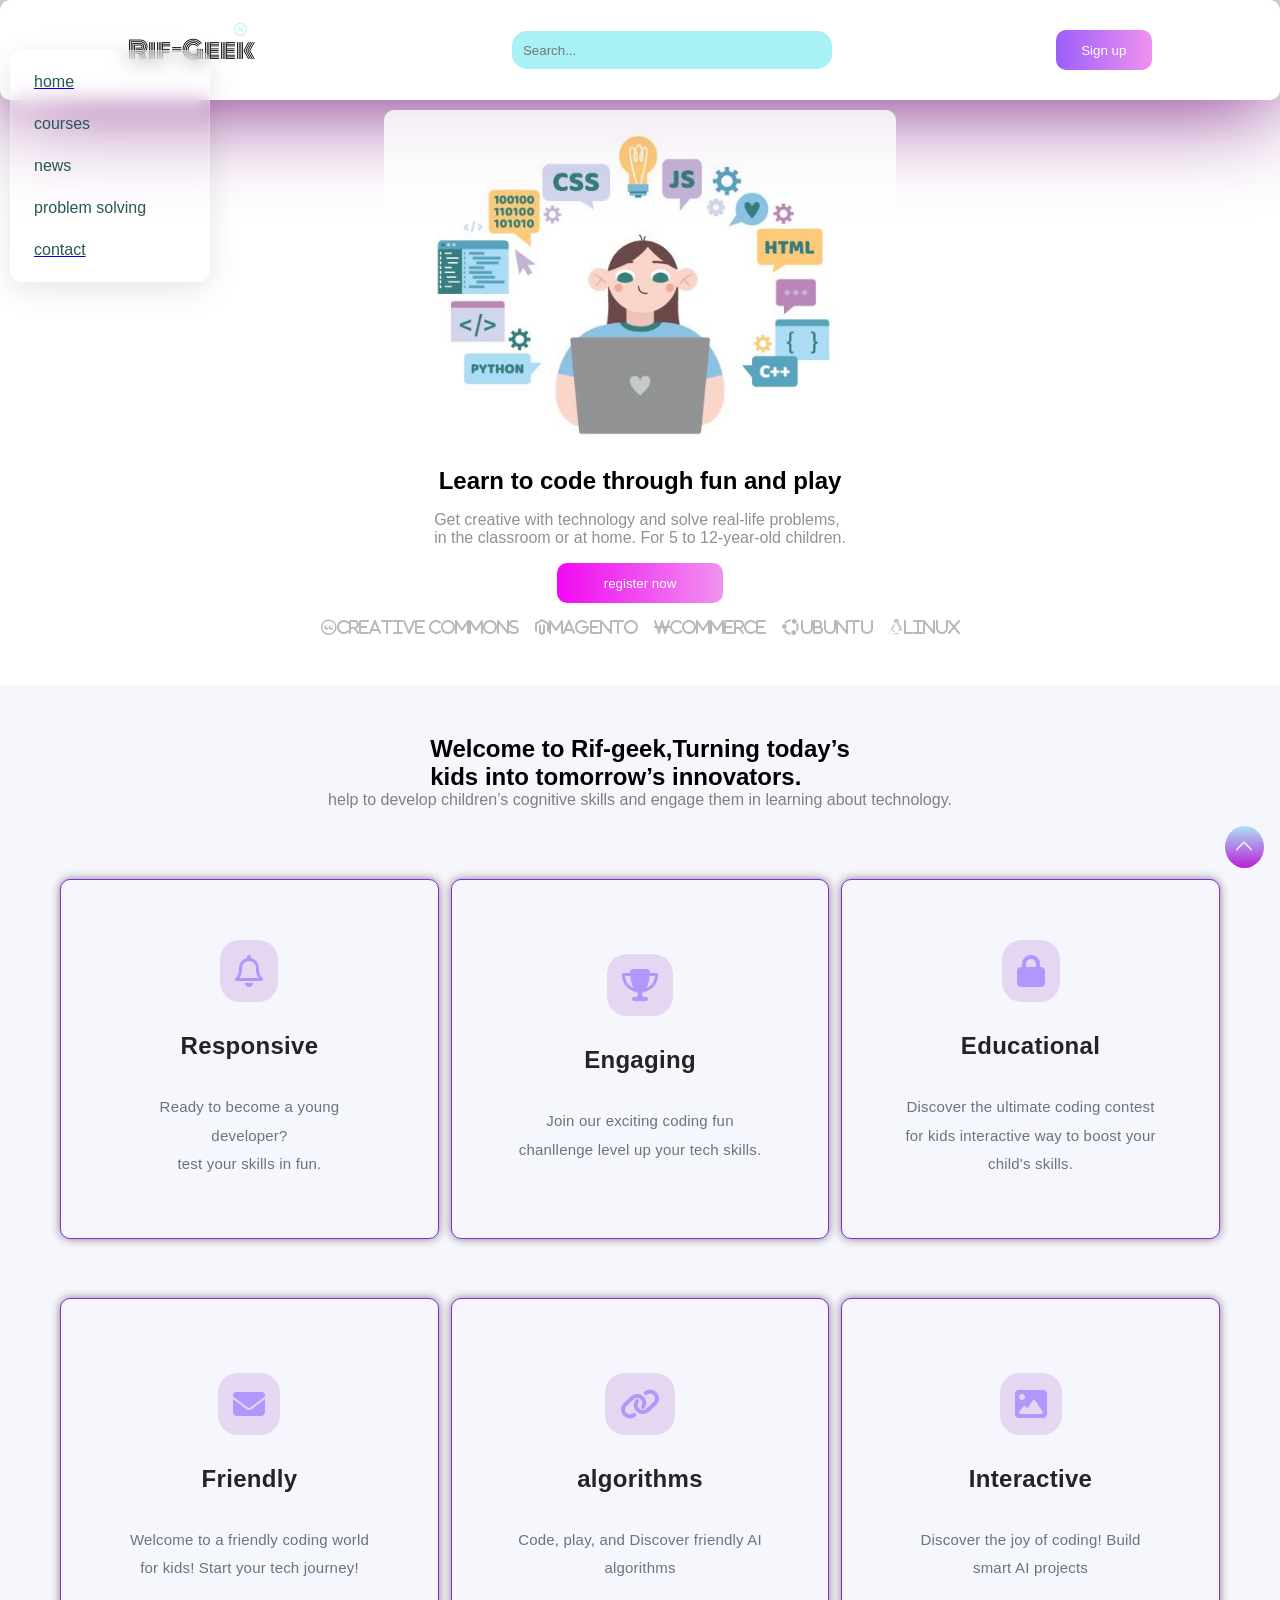
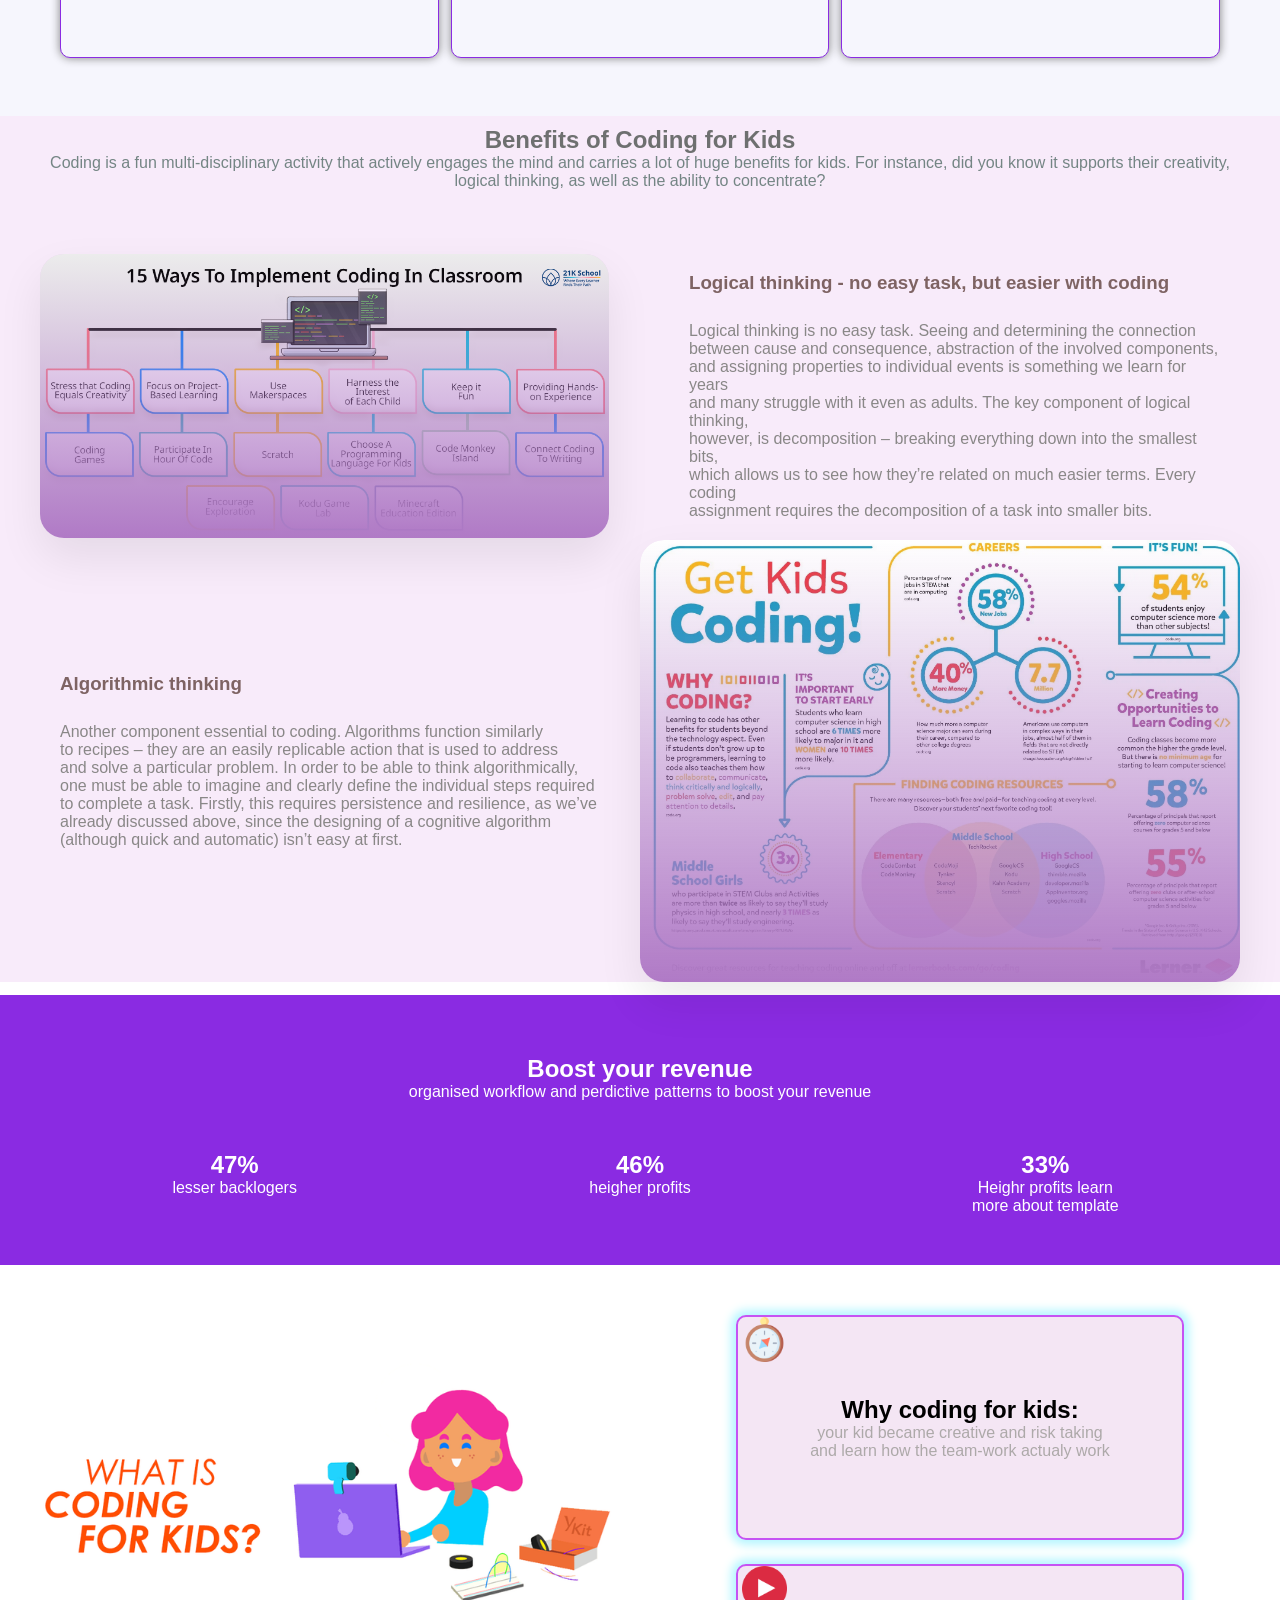
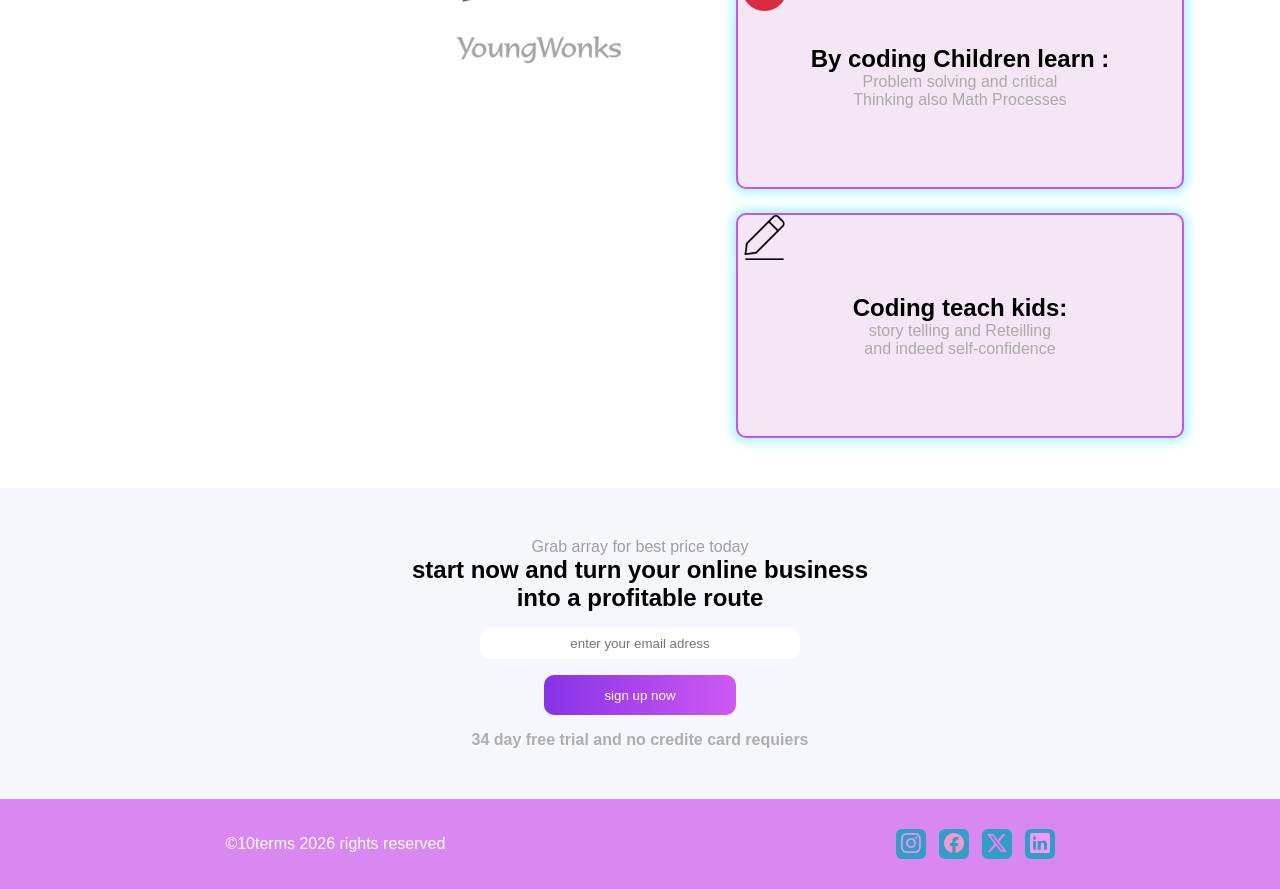
<file: index.html>
<!doctype html>
<html lang="en">
  <head>
    <meta charset="UTF-8" />
    <meta name="viewport" content="width=device-width, initial-scale=1.0" />
    <title>coding-school of Array-Geek</title>
    <link rel="stylesheet" href="css/style.css">
     <link rel="stylesheet" href="https://cdn.jsdelivr.net/npm/bootstrap-icons@1.11.3/font/bootstrap-icons.min.css">
    <link
      rel="stylesheet"
      href="https://cdnjs.cloudflare.com/ajax/libs/font-awesome/6.2.1/css/all.min.css"
    />
<link href="https://fonts.googleapis.com/css2?family=Anton&family=Cantarell&family=Climate+Crisis:YEAR@1979&family=Cossette+Texte:wght@400;700&family=Georama:ital,wght@0,100..900;1,100..900&family=Gravitas+One&family=Monoton&family=Nunito:ital,wght@0,200..1000;1,200..1000&family=Oi&family=Raleway:ital,wght@0,100..900;1,100..900&display=swap" rel="stylesheet">
  </head>
  <body>

   <!-- the header -->
    <header>
      <div class="divhead">
       
        <!-- *this is nav-tag -->
        <nav class="firstnav">
   <button class="hide" id="open">
    <span class="burger-line"></span>
    <span class="burger-line"></span>
    <span class="burger-line"></span>
    </button>
    <button id="close"><i class="bi bi-x-circle" style="color: rgb(166, 248, 221);"></i></button>
    
    
    <div class="container">
        
        <a href="index.html"><p>home</p></a>
        <p>courses</p>
        <p>news</p>
        <p>problem solving</p>
       <a href="contact.html"><p>contact</p></a>
    </div>
           <h1 class="firsth1">Rif-Geek</h1>
          <ul class="ul1">
      <input class="input-search" type="search" placeholder="Search...">
          <button class="input§ul"><a href="contact.html">Sign up</a></button>
          </ul>
        </nav>
      </div>
    </header>
   <main> 
    <!-- ?this is main -->
    
      <!-- this is the section -->
      <section class="contaFirst">
        <div class="box1icon">
          <img 
            src="images/istockphoto-1683114386-612x612.jpg"
            alt=""
          />
        </div>
        <div class="box1icon">
          <h1>Learn to code through fun and play</h1>
          <p>
           Get creative with technology and solve real-life problems, <br> in the classroom or at home. For 5 to 12-year-old children.
          </p>
          <button class="inputsecond"><a href="contact.html"><p>register now</p></a> </button>
        </div>
        <!-- this is the begin of the div of the first icons -->
        <div class="box2icon">
          <h4>
            <i class="fa-brands fa-creative-commons">creative commons</i
            ><i class="fa-brands fa-magento">magento</i><i
              class="fa-solid fa-won-sign"
              >commerce</i
            ><i class="fa-brands fa-ubuntu">ubuntu</i><i
              class="fa-brands fa-linux"
              >Linux</i
            >
          </h4>
        </div>
      </section>
        <!-- !this is an other div -->
       


        <!-- this the container that have conta1 AND 2 -->
        <section class="bigicon">
 <div class="conta">
          <h1>Welcome to Rif-geek,Turning today’s <br>  kids into  tomorrow’s innovators.</h1>
          <p>
            help to develop children’s cognitive skills and engage them in learning about technology.
          </p>
        </div>

   <div class="conta1-flex">
<div class="conta1">
        
       <!-- the first div where the work start -->
        <div class="box1">
          <i class="fa-regular fa-bell class5" style="color: rgb(177, 151, 252)"></i>
          <h3>Responsive</h3>
          <p class="pbox">Ready to become a young developer?   
          <br> test your skills in fun. </p>
        </div>
        <div class="box1">
          <i class="fa-solid fa-trophy class5" style="color: rgb(177, 151, 252)"></i>
          <h3>Engaging</h3>
          <p class="pbox">
           Join our exciting coding fun chanllenge
           level up your tech skills.
          </p>
        </div>
        <div class="box1">
          <i class="fa-solid fa-lock class5" style="color: rgb(177, 151, 252)"></i>
          <h3> Educational</h3>
          <p class="pbox">
            Discover the ultimate coding contest for kids interactive way to boost your  child's skills.
          </p>
        </div>
        <!-- and this is the container of that conta1 -->
      </div>

      <!-- todo and this is the second container -->
       <div class="conta2">
 <div class="box1" >
            <i
              class="fa-solid fa-envelope class5"
              style="color: rgb(177, 151, 252)"
            ></i>
            <h3>Friendly</h3>
            <p class="pbox">
              Welcome to a friendly  coding world for kids!
              Start your tech journey!
            </p>
          </div>
          <div class="box1" >
            <i class="fa-solid fa-link class5" style="color: rgb(177, 151, 252)"></i>
            <h3>algorithms</h3>
            <p class="pbox">
              Code, play, and  Discover friendly AI algorithms
            </p>
          </div>
          <div class="box1" >
            <i class="fa-solid fa-image class5" style="color: rgb(177, 151, 252)"></i>
            <h3>Interactive</h3>
            <p class="pbox">
              Discover the joy of coding! Build smart AI projects 
            </p>
          </div>
        </div>

        <!-- the end of the conta2 -->
       </div>
   </div>       <!-- todo this the container2 of those divs -->

          <!-- this the end of bigicon -->
        </section>
        
          

      
      <section class="contaSecond-analys">
        <div class="div-built">
          <h1>Benefits of Coding for Kids</h1>
          <p>
            Coding is a fun multi-disciplinary activity that actively engages the mind and carries a lot  of huge benefits for kids. For instance, did you know it supports their creativity, logical thinking,  as well as the ability to concentrate?
          </p>
        </div>
        <!--* the upper part -->
        <!-- the div that contains image and the text-->
        <div class="boxone">
     <div class="img-textup">
          <!--todo: ths is an image -->
          <div class="gradient"></div>
          <img class="img-inside-txtup" src="images/15-Ways-To-Implement-Coding-In-Classroom.png" alt="" />
        </div>
 <div class="textup">
          <h3>Logical thinking - no easy task, but easier with coding</h3>
          <p>
            Logical thinking is no easy task. Seeing and determining the connection <br> between cause and consequence, abstraction of the involved components, <br> and assigning properties to individual events is something we learn for years <br> and many struggle with it even as adults. The key component of logical thinking, <br> however, is decomposition –  breaking everything down into the smallest bits, <br> which allows us to see how they’re related on much easier terms. Every coding <br> assignment requires the decomposition of a task into smaller bits. 
          </p>
        </div>
      <!-- the end of the boxone of the image and text -->
        </div>
        
       
         <!--* the second part -->
        <!-- the div that contains text first in the left and the image-->
        <div class="boxone2">
        <div class="textup">
          <h3>Algorithmic thinking </h3>
          <p>
            Another component essential to coding. Algorithms function similarly <br> to recipes –  they are an easily replicable action that is used to address <br> and solve a particular problem. In order to be able to think algorithmically, <br> one must be able to imagine and clearly define the individual steps required <br> to complete a task. Firstly, this requires persistence and resilience, as we’ve <br> already discussed above, since the designing of a cognitive algorithm <br> (although quick and automatic) isn’t easy at first.
          </p>
        </div>
        <div class="img-textup">
          <div class="gradient"></div>
          <img class="img-inside-txtup" src="images/coding.webp" alt="" />
          </div>
        <!-- the end of the boxone of the image and text -->
        </div>
      </section>




      <section class="conta3">

        <div class="div1">
          <h1>Boost your revenue</h1>
          <p>
            organised workflow and perdictive patterns to boost your revenue
          </p>
        </div>
          
        


        <!-- the div that contains the percentage -->
         <div class="percentdiv">
          <div class="percent1">
          <h1>47%</h1>
          <p class="conta3p">lesser backlogers</p>
        </div>
        <div class="percent1">
          <h1>46%</h1>
          <p class="conta3p">heigher profits</p>
        </div>
        <div class="percent1">
          <h1>33%</h1>
          <p class="conta3p">Heighr profits learn <br>more about template</p>
          
        </div>
        <!-- the end of the div percentdiv -->
         </div>
        
      </section>

      <!-- the fourth section conta4 -->
      <section class="conta4">
        <!-- the div of the image -->
        <div class="div-image-conta4">
          <img class="imagelast" src="images/what-is-codin-violet-rose.png" alt="" />
        </div>
        <!-- the div that contains the divs of textandicons -->
        <div class="box4c">
          <div class="textandicons">
          <img src="images/compass.png" alt="" />
          <div class="text-beside-theicon">
            <h2>Why coding for kids:</h2>
          <p> your kid became creative and risk taking </p>
          <p> and learn how the team-work actualy work</p>
        </div>
          <!-- the end of the div textandicons -->
        </div>

        <div class="textandicons">
          <img src="images/play-button.png" alt="" />
           <div class="text-beside-theicon">
            <h2>By coding Children learn :</h2>
          <p> Problem solving and critical </p>
          <p>Thinking also Math Processes</p>
           </div>
          <!-- the end of the divtextandicons -->
        </div>

        <div class="textandicons" >
          <img src="images/pen.png" alt="" />
           <div class="text-beside-theicon">
            <h2>Coding teach kids:</h2>
          <p> story telling and Reteilling </p>
          <p> and indeed self-confidence</p>
           </div>
          
        <!-- the end of that div textandicons -->
        </div>
        <!--? the end of that div that contains the text and the icons -->
        </div>
        

      </section>


<!-- the last section -->
      <section class="conta5">
        <div class="textonly">
          <p>Grab array for best price today</p>
          <h1>start now and turn your online business</h1>
          <h2>into a profitable route</h2>
        </div>
        <div class="inputandtext">
          <input class="btn1"
            type="email"
            virtualkeyboardpolicy="true"
            placeholder="enter your email adress"
          />
          <button class="btn2"><a href="contact.html"><p>sign up now</p></a></button>
          <h4>34 day free trial and no credite card requiers</h4>
        </div>
        <!-- the end of the last section -->
      </section>

    </main>
          <!-- ?ths si the footer -->
    <footer>
      
      <nav class="firstnav2">
     <p class="plast">&copy;10terms 2026 rights reserved</p>
          <div class="nf">
            <div class="iconfollowf2"><a href="https://www.instagram.com/no.failure_chiddi_8/"><i class="bi bi-instagram"></i></a></div>
            <div class="iconfollowf1"><a href="https://www.facebook.com/profile.php?id=61566524240546&locale=fr_FR"><i class="bi bi-facebook"></i></a></div>
                <div class="iconfollowf"><i class="bi bi-twitter-x"></i></div>
                <div class="iconfollowf3"><i class="bi bi-linkedin"></i></div>
            </div>
      </nav>
      <div class="btn-fxd-last"><a href="#"><i class="bi bi-chevron-up"></i></a></div>
    </footer>
    <script src="/js/script.js"></script>
  </body>
</html>
</file>
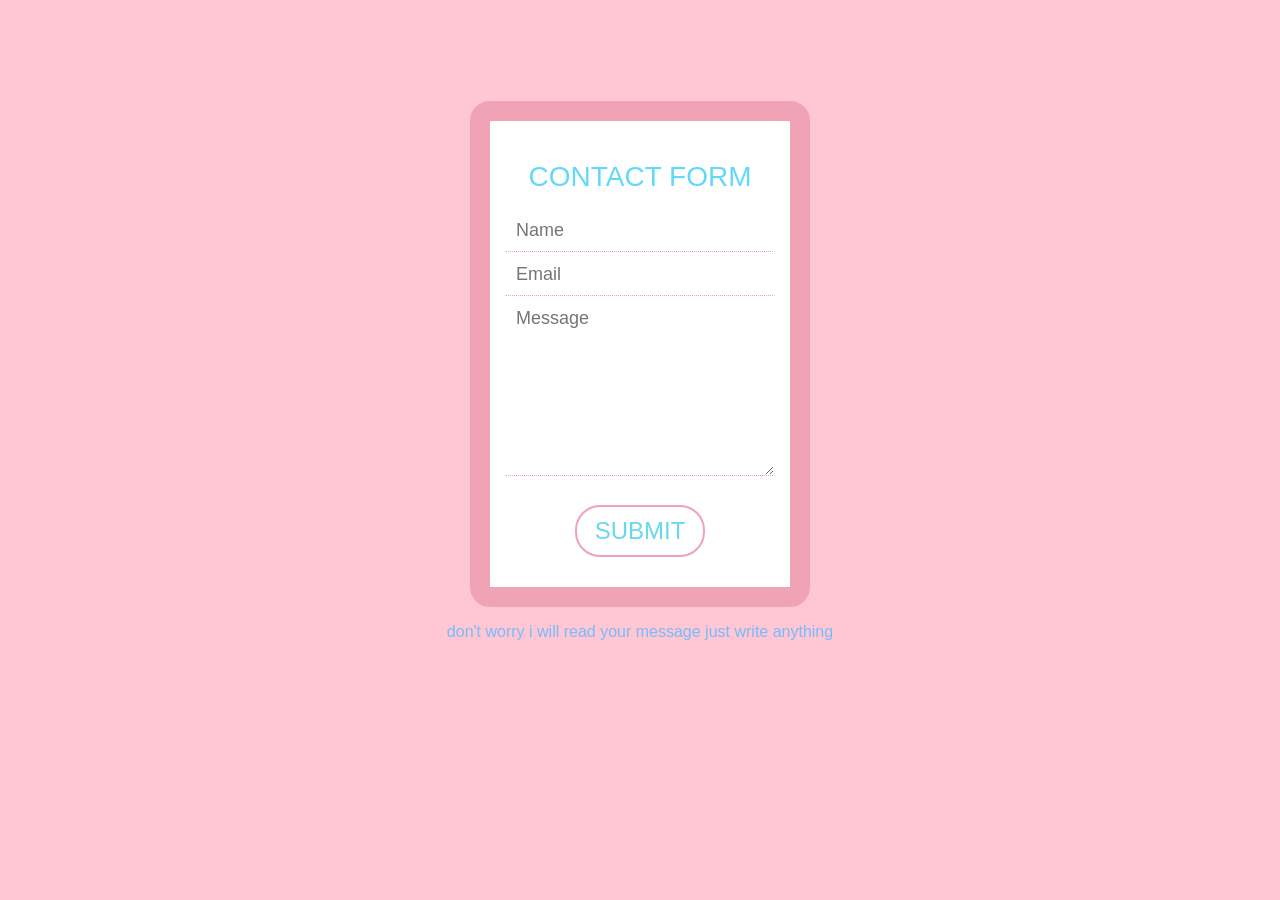
<file: contact.html>
<!DOCTYPE html>
<html lang="en">
<head>
    <meta charset="UTF-8">
    <meta name="viewport" content="width=device-width, initial-scale=1.0">
    <link rel="stylesheet" href="css/contact.css">
    <title>Contact</title>
</head>
<body>
  <div class="page">    
 
    <div class="header"> CONTACT FORM </div>

    <form class="form"> 
      <input name="name" type="text" class="name feedback-input" placeholder="Name"/>
      <input name="email" type="text" class="email feedback-input" placeholder="Email" />
      <textarea name="text" class="message feedback-input" placeholder="Message"></textarea>    
      <input class="submit-button" type="submit" value="SUBMIT">
    </form>

  </div>

  <!-- <p class="name_def definition">A personal name identifies a specific unique and identifiable individual person, and may or may not include a middle name.</p>
  <p class="email_def definition">An email address identifies an email box to which email messages are delivered.</p>
  <p class="message_def definition">A message is a discrete unit of communication intended by the source for consumption by some recipient or group of recipients.</p> -->
<p style="font-family: 'Gill Sans', 'Gill Sans MT', Calibri, 'Trebuchet MS', sans-serif; color: rgb(120, 187, 250);"> don't worry i will read your message just write anything </p>

</body>
</html>
</file>
<file: css/style.css>
*{
    margin: 0;
    padding: 0;
}
.yup{
    display: flex;
    flex-direction: column;
}


/* Card Title */

.box1 h3{

    font-size:1.45rem;
    font-weight:700;
    color:#1f2937;

    margin-top:8px;
    margin-bottom:12px;

    line-height:1.3;

    letter-spacing:.3px;

}

/* Card Text */

.pbox{

    width:100%;
    max-width:260px;

    font-size:15px;
    font-weight:400;

    color:#6b7280;

    line-height:1.9;

    letter-spacing:.2px;

    text-align:center;

    margin:0 auto;

}

/* Better spacing between elements */

.box1{

    display:flex;
    flex-direction:column;

    align-items:center;

    justify-content:center;

    gap:20px;

    padding:40px 30px;

}

.conta1,
.conta2{
    width:100%;
    max-width:1200px;
    margin:0 auto;
    padding:20px;
    display:grid;
    grid-template-columns:repeat(auto-fit,minmax(300px,1fr));
    gap:30px;
}

.box1{
    background:#ffffff;
    border-radius:20px;
    padding:40px 30px;
    min-height:320px;

    display:flex;
    flex-direction:column;
    justify-content:center;
    align-items:center;
    text-align:center;
    gap:20px;

    border:none;

    box-shadow:
        0 10px 30px rgba(0,0,0,.06);

    transition:
        transform .35s ease,
        box-shadow .35s ease;
}

.box1:hover{

    transform:translateY(-10px);

    box-shadow:
        0 20px 45px rgba(124,58,237,.18);

}

.class5{

    /* width:75px;
    height:75px; */

    display:flex;
    justify-content:center;
    align-items:center;

    background:#f5efff;

    border-radius:50%;

    font-size:32px;

  

}

.box1 h3{

    font-size:24px;

    font-weight:600;

    color:#242424;

}

.pbox{

    color:#6b7280;

    /* font-size:16px; */
/* 
    line-height:1.8;

    max-width:260px; */

}
body{
    width: 100%;
    font-family: 'Gill Sans', 'Gill Sans MT', Calibri, 'Trebuchet MS', sans-serif;
}
main{
    width: 100%;
}
header{
    width: 100%;
    border-radius: 10px;
    box-shadow: 0px 0px 100px 0px rgb(111, 9, 117);
}
.input-search{
    background-color: #a8f1f5;
    color: #255856;
    padding: 0.7rem;
    border: none;
    border-radius: 15px;
    width: 50%;
    
}
.input-search:focus{
    color: rgb(225, 5, 225);
    outline: none;
    border: 1px solid violet ;
    box-shadow: 0px 0px 10px 0px gray;
}
footer{
    display: flex;
    flex-direction: row;
    color: #255856;
    width: 100%;
    background-color: #d888f0;
}

.firstnav{
    width: 100%;
    border-radius: 10px;
display: flex;
justify-content: center;
justify-content: space-around;
align-items: center;
padding: 30px 0px 30px 0px;

}
.firstnav2{
    width: 100%;
    border-radius: 10px;
display: flex;
justify-content: center;
justify-content: space-around;
align-items: center;
padding: 30px 0px 30px 0px;

}
.ul1{
    list-style: none;
    display: flex;
    flex-direction: row;
    justify-content: space-between;
    background-color: white;
    align-items: center;
    width: 50%;
}
.firsth1{
    font-family: "Monoton", sans-serif;
    font-weight: 400;
  font-style: normal;
    align-items: center;
    font-weight: 100;
}
.ul1 a{
    text-decoration: none;
    color: black;
}
.input§ul{
    width: 15%;
    color: white;
    transition: transform 0.3s ease, box-shadow 0.3s ease;
    background:linear-gradient(to right ,rgb(156, 94, 250),rgb(240, 146, 240));
    border: none;
    border-radius: 10px;
    padding: 0.5rem;
    transition: transform 0.3s ease, box§shadow 0.3s ease;
}
.input§ul:hover{
    cursor: pointer;
      background-color: rgb(255, 255, 255);
    color: rgb(46, 237, 244);
      transform: translateY(-5px);
       box-shadow: 0 5px 10px rgba(12, 11, 11, 0.2);
    }
    .input§ul:hover p{
        transform: translateY(-7px);
}

.input§ul:hover a{
    color: rgb(108, 195, 249);
}
.input§ul a{
    color: white;
}
/* second spot */
/* the first container in the main */
.contaFirst{
    display: flex;
    flex-direction: column;
    gap: 1rem;
    padding: 10px 0px 50px 0px;
    width: 100%;
}
.inputsecond{
    background:linear-gradient(to right ,rgb(241, 8, 241),rgb(240, 146, 240));
    border: none;
    border-radius: 10px;
    padding: 10px;
    width: 13%;
    transition: transform 0.3s ease , box-shadow 0.3s ease;
}
.inputsecond a p{
    color: white;
}
.inputsecond:hover{
    cursor: pointer;
      background-color: rgb(255, 255, 255);
      color: rgb(46, 237, 244);
      transform: translateY(-5px);
       box-shadow: 0 5px 10px rgba(12, 11, 11, 0.2);
}
button a{
    text-decoration: none;
}
.inputsecond:hover p{
    color: aqua;
     transform: translateY(-7px);
}
.box1icon{
    gap: 1rem;
    width: 100%;
    display: flex;
    flex-direction: column;
    align-items: center;
    justify-content: center;
}
.box1icon p{
    color: rgb(146, 145, 145);
}
.box1icon img{
    width: 40%;
    opacity: 0.8;
    border-radius: 10px;
}

.box2icon{
    font-weight: 100;
    color: rgb(188, 182, 182);
    display: flex;
    justify-content: center;
}
.box2icon h4{
    display: flex;
    gap: 1rem;
}

/* the big-icon section */
.bigicon{
    background-color: rgb(246, 246, 253);
    
}
.conta{
    padding: 50px 0px 50px 0px;
    width: 100%;
    display: flex;
    flex-direction: column;
  justify-content: center;
  align-items: center;
}
.conta p{
    color: gray;
}
 .conta1-flex{
    padding-bottom: 3%;
 }
.conta1{
    gap: 1%;
    width: 100%;
    flex-direction: row;
    display: flex;
    align-items: center;
    justify-content: center;
}
.conta2{
    padding-top: 3%;
    justify-content: center;
    gap: 1%;
    width: 100%;
    display: flex;
    flex-direction: row;
    background-color: rgb(246, 246, 253);
}
.box1{
    box-shadow: 0px 0px 10px 0px gray ;
    border: 1px solid blueviolet;
    width: 60%;
    border-radius: 10px;
    background-color: rgb(246, 246, 253);
    height: 40vh;
    display: flex;
    flex-direction: column;
    align-items: center;
    justify-content: center;
    transition: transform 0.3s ease, box-shadow 0.3s ease;
}
.box1:hover{
    cursor: pointer;
  background-color: rgb(232, 247, 251);
  color: rgb(6, 188, 248);
  transform: translateY(-5px);
  box-shadow: 0 4px 10px rgba(0, 0, 0, 0.2);
}
.pbox{
    
    display: flex;
    flex-direction: row;
    align-items: center;
    justify-content: center;
    text-align: center;
}
.class5{
    background-color: rgb(228, 215, 241);
    border-radius: 20px;
    padding: 15px;
}

/* the upper part of the image and text */
.contaSecond-analys{
      background-color: rgb(248, 235, 250);
      width:100%;
  margin-bottom: 1%;
    padding:0 40px;
    display: flex;
    flex-direction: column;
    align-items: center;
}
.div-built{
    background-color: rgb(248, 235, 250);
    color: #6e7070;
    padding: 10px 0px 50px 0px;
    width: 100%;
    text-align: center;
}

.div-built p{
    color: #748584;
}

.boxone2{
    background-color:rgb(248, 235, 250);
   width: 100%;
   display: flex;
    flex-direction: row;
}
.boxone{  gap: 5%;
      background-color: rgb(248, 235, 250);
    width: 100%;
    display: flex;
    flex-direction: row;
    align-items:center;
margin-top: 1%;
}
.img-textup{

    width:50%;
background-color: rgb(238, 209, 243);
    overflow:hidden;
    border-radius:24px;
    position:relative;
    box-shadow:
        0 20px 45px rgba(0,0,0,.08);

}
.img-inside-txtup{
    width:100%;
    display:block;
    transition:transform .5s ease;
}
 .img-textup:hover img{
    transform:scale(1.08);

}
.gradient{
    border-radius: 10px;
    height: 100%;
    width: 100%;
    position: absolute;
    top: 0%;
    left: 0%;
    opacity: 1;
background:linear-gradient(to bottom, transparent ,rgb(176, 122, 198)) ;
 transition: transform 0.5s ease-in-out;
 z-index: 1000;
 
}
.textup{
    width: 50%;
   background-color: rgb(248, 235, 250);
    display: flex;
    justify-content: center;
    flex-direction: column;

    font-family: 'Gill Sans', 'Gill Sans MT', Calibri, 'Trebuchet MS', sans-serif;
   
    align-items:flex-start;

    gap:28px;

    padding:20px; 
}

.textup p{
    color: rgb(137, 135, 135);
    font-family: 'Gill Sans', 'Gill Sans MT', Calibri, 'Trebuchet MS', sans-serif;
}
.textup h3{
    color: rgb(126, 99, 99);
 font-family: 'Gill Sans', 'Gill Sans MT', Calibri, 'Trebuchet MS', sans-serif;
}

/* the third container section */
.conta3{
    
    padding: 10px 0px 50px 0px;
    width: 100%;
    display: flex;
    flex-direction: column;
    justify-content: center;
    align-items: center;
    background-color: blueviolet;
    color: white;
}

.div1{
    padding: 50px 0px 50px 0px;
    width: 90%;
    display: flex;
justify-content: center;
align-items: center;
flex-direction: column;
}

.percentdiv{
    width: 90%;
    gap: 5vw;
    display: flex;
    flex-direction: row;
    justify-content: center;
    
}
.percent1{
    width: 30%;
    display: flex;
    flex-direction: column;
    align-items: center;
}

.percent1 .conta3p{
  display: flex;
  flex-direction: row;
  justify-content: center;
  text-align: center;
}

/* fourth container */
.conta4{
    padding: 50px 0px 50px 0px;
    display: flex;
    flex-direction: row;
    justify-content: center;
    width: 100%;
}
.box4c{
    text-align: center;
    display: flex;
    flex-direction: column;
    align-items: center;
    width: 50%;
    gap: 1.5rem;
}
.imagelast{
    width: 100%;
}

.textandicons{
    background-color: rgb(244, 230, 244);
    position: relative;
    height: 25vh;
    display: flex;
    flex-direction: row;
    justify-content: center;
    font-family: 'Gill Sans', 'Gill Sans MT', Calibri, 'Trebuchet MS', sans-serif;
    width: 40%;  
     align-items: center;
        width: 70%;
        border: 2px solid rgb(198, 83, 243) ;
        border-radius: 10px;
        box-shadow: 0px 0px 10px 5px rgb(182, 246, 255);
            transition: transform 0.3s ease, box-shadow 0.3s ease;
}
.textandicons:hover{
    cursor: pointer;
  background-color: rgb(232, 247, 251);
  color: rgb(6, 188, 248);
  transform: translateY(-5px);
  box-shadow: 0 4px 10px rgba(0, 0, 0, 0.2);
}
.textandicons img{
    width: 10%;
}
.text-beside-theicon{
width: 70%;
}
.textandicons img{position: absolute;
    top: 0%;
    bottom: 0%;
    left: 1%;


}
.textandicons p{color: rgb(173, 169, 169);
}
.div-image-conta4{
    width: 50%;
 
}

/* the last container */
.conta5{
    padding: 50px 0px 50px 0px;
    gap: 1rem;
    display: flex;
    flex-direction: column;
    align-items: center;
    justify-content: center;
    background-color: rgb(246, 246, 253);
}
.textonly{
    display: flex;
    justify-content: center;
    align-items: center;
    flex-direction: column;
    font-family: 'Gill Sans', 'Gill Sans MT', Calibri, 'Trebuchet MS', sans-serif;
}
.inputandtext{
    width: 50%;
    gap: 1rem;
}
.textonly p{
    font-weight: 100;
    color: rgb(160, 158, 158);
}
.inputandtext .btn1{
    display: flex;
    text-align: center;
 
}
.btn1{
    border: none;
    width: 50%;
    border-radius: 10px;
    padding: 0.5rem;
    border: radius 10px; ;
}
.btn2{
    border-radius: 10px;
    padding: 10px;
    transition: transform 0.3s ease, box-shadow 0.3s ease;
}
.btn2 a p{
    color: white;
}
.btn2:hover{
    cursor: pointer;
  background-color: white;
  color: rgb(6, 188, 248);
  transform: translateY(-5px);
  box-shadow: 0 4px 10px rgba(0, 0, 0, 0.2);
}
.btn2:hover a p{
    color: rgb(107, 226, 247);
}
.btn2:hover p{
    transform: translateY(-7px);
}
.inputandtext .btn2{
    display: flex;
    text-align: center;
    width: 30%;
    color: white;
    border: none;
    background: linear-gradient( to right,rgb(135, 51, 231),rgb(206, 89, 242));
    
}
.inputandtext{
    display: flex;
    flex-direction: column;
    align-items: center;
    font-family: 'Gill Sans', 'Gill Sans MT', Calibri, 'Trebuchet MS', sans-serif;
}
.inputandtext h4{
    color: rgb(174, 174, 174);
}
.plast{
   
    
}
.lasth1{
    font-weight: 300;
}

/* the navbar */
* {
    margin: 0;
    padding: 0;
    box-sizing: border-box; 
}

.container {
    width: 200px; 
    position: absolute; 
    top: 50px;
    left: 10px;
    
    background-color: rgba(255, 255, 255, 0.15); 
    backdrop-filter: blur(10px); 
    -webkit-backdrop-filter: blur(10px);
    
    border: 1px solid rgba(255, 255, 255, 0.2);
    border-radius: 12px;
    padding: 10px 0;
    box-shadow: 0 8px 32px rgba(0, 0, 0, 0.1);
    
   
    opacity: 1;
    visibility: visible;
    transform: translateY(0);
    transition: all 0.4s ease;
}


.container.hide {
    opacity: 0;
    visibility: hidden;
    transform: translateY(-10px);
}


.container p {
    padding: 12px 20px;
    color: #255856; 
    font-family: sans-serif;
    font-weight: 500;
    transition: all 0.3s ease;
    border-left: 3px solid transparent; 
}

.container p:hover {
    background-color: rgba(162, 75, 243, 0.2); 
    color: rgb(162, 75, 243);
    border-left: 3px solid rgb(162, 75, 243);
    padding-left: 25px;
    cursor: pointer;
}

button {
    border: none;
    width: 40px;
    height: 40px;
    cursor: pointer;
    z-index: 100;
    background-color: transparent;
    display: flex;
    flex-direction: column;
    justify-content: center;
    gap: 5px;
    align-items: center;
}


button.hide {
    display: none;
}

#close {
    position: absolute;
    left: 220px; 
    top: 10px;
}

.burger-line {
  display: block;
  width: 25px;
  height: 3px;
  background-color: rgb(94, 225, 227);
  border-radius: 2px;
}


footer {
    display: flex;
    flex-direction: row;
    justify-content: space-around;
    /* gap: 35vw; */
    color: white;
    font-family: 'Gill Sans', 'Gill Sans MT', Calibri, 'Trebuchet MS', sans-serif;
}

.nf {
    display: flex;
    flex-direction: row;
    gap: 1vw;
    align-items: center;
}

/* ?first one*/
.iconfollowf {
    display: flex;
    align-items: center;
    border-radius: 20%;
    padding: 1.4vh;
    background-color: rgb(46, 159, 197);
    border: none;
}
.iconfollowf:hover{
    background-color: violet;
    box-shadow: 0px 0px 20px 0px lightcyan;
}
.iconfollowf:hover i{
  color: #3ab0d4;
}
.iconfollowf i {
    color: rgb(91, 127, 5);
}

.linegreen1 {
    position: relative;
    top: 2px;
    height: 0.5vh;
    background-color: rgb(110, 155, 7);
}

/* ?second one */
.iconfollowf1 {
    display: flex;
    align-items: center;
    border-radius: 20%;
    padding: 1.4vh;
    background-color: rgb(46, 159, 197);
    border: none;
}

.iconfollowf1 i {
    color: rgb(101, 7, 155);
}
.iconfollowf1:hover{
    background-color: violet;
    box-shadow: 0px 0px 20px 0px lightcyan;
}
.iconfollowf1:hover i{
  color: #3ab0d4;
}

.linegreen1 {
    position: relative;
    bottom: 1vh;
    height: 0.5vh;
    background-color: rgb(110, 155, 7);
    width: 2vw;
}

/* ?third one */
.iconfollowf2 {
    display: flex;
    align-items: center;
    border-radius: 20%;
    padding: 1.4vh;
    background-color: rgb(46, 159, 197);
    border: none;
}

.iconfollowf2 i {
    color: rgb(125, 12, 195);
}
.iconfollowf2:hover{
    background-color: violet;
    box-shadow: 0px 0px 20px 0px lightcyan;
}
.iconfollowf2:hover i{
  color: #3ab0d4;
}
/* ?fourth one */
.iconfollowf3 {
    display: flex;
    align-items: center;
    border-radius: 20%;
    padding: 1.4vh;
    background-color: rgb(46, 159, 197);
    border: none;
}

.iconfollowf i {
    color: rgb(110, 155, 7);
}
.iconfollowf3:hover{
    background-color: violet;
    box-shadow: 0px 0px 20px 0px lightcyan;
}
.iconfollowf3:hover i{
  color: #3ab0d4;
}

.linegreen1 {
    position: relative;
    bottom: 1vh;
    height: 0.5vh;
    background-color: rgb(110, 155, 7);
    width: 2vw;
}


.iconfollowf {
    position: relative;
    display: inline-flex;
    justify-content: center;
    align-items: center;
    width: 30px;
    
    height: 30px;
    cursor: pointer;
}

.iconfollowf i {
    font-size: 20px;
    color: #f37af1;

    transition: all 0.3s ease;
}


.iconfollowf::after {
    content: "Twitter-X";
  
    position: absolute;
    bottom: 130%;
    
    left: 50%;
    transform: translateX(-50%);
    background-color: #84e7f9;
    color: #fff;
    padding: 8px 12px;
    border-radius: 8px;
    font-size: 14px;
    white-space: nowrap;
    opacity: 0;
    
    visibility: hidden;
    transition: opacity 0.3s ease;
}


.iconfollowf::before {
    content: "";
    position: absolute;
    bottom: 86%;
    left: 50%;
    transform: translateX(-50%);
    border: 8px solid transparent;
    border-top-color: #7df4ee;
    
    opacity: 0;
    visibility: hidden;
    transition: opacity 0.3s ease;
}


.iconfollowf:hover::after,
.iconfollowf:hover::before {
    opacity: 1;
    visibility: visible;
}

/* ?the second one */
.iconfollowf1 {
    position: relative;
    display: inline-flex;
    justify-content: center;
    align-items: center;
    width: 30px;
    
    height: 30px;
    cursor: pointer;
}

.iconfollowf1 i {
    font-size: 20px;
    color: #f088f1;
    
    transition: all 0.3s ease;
}




.iconfollowf3::after {
    content: "Linkedn";
  
    position: absolute;
    bottom: 134%;
  
    left: 50%;
    transform: translateX(-50%);
    background-color: #8ae5f7;
    color: #fff;
    padding: 8px 12px;
    border-radius: 8px;
    font-size: 14px;
    white-space: nowrap;
    opacity: 0;
    
    visibility: hidden;
    transition: opacity 0.3s ease;
}


.iconfollowf3::before {
    content: "";
    position: absolute;
    bottom: 86%;
    left: 50%;
    transform: translateX(-50%);
    border: 8px solid transparent;
    border-top-color: #88e5fe;
    
    opacity: 0;
    visibility: hidden;
    transition: opacity 0.3s ease;
}


.iconfollowf3:hover::after,
.iconfollowf3:hover::before {
    opacity: 1;
    visibility: visible;
}



/* ? second one facbook */
.iconfollowf1 {
    position: relative;
    display: inline-flex;
    justify-content: center;
    align-items: center;
    width: 30px;
    
    height: 30px;
    cursor: pointer;
}

.iconfollowf1 i {
    font-size: 20px;
    color: #f795d1;

    transition: all 0.3s ease;
}


.iconfollowf1::after {
    content: "Facebook";
    
    position: absolute;
    bottom: 130%;

    left: 50%;
    transform: translateX(-50%);
    background-color: #66edf7;
    color: #fff;
    padding: 8px 12px;
    border-radius: 8px;
    font-size: 14px;
    white-space: nowrap;
    opacity: 0;

    visibility: hidden;
    transition: opacity 0.3s ease;
}

.iconfollowf1::before {
    content: "";
    position: absolute;
    bottom: 83%;
    left: 50%;
    transform: translateX(-50%);
    border: 8px solid transparent;
    border-top-color: #73daf9;

    opacity: 0;
    visibility: hidden;
    transition: opacity 0.3s ease;
}

.iconfollowf1:hover::after,
.iconfollowf1:hover::before {
    opacity: 1;
    visibility: visible;
}


/* ?the third one insta */
.iconfollowf2 {
    position: relative;
    display: inline-flex;
    justify-content: center;
    align-items: center;
    width: 30px;
    
    height: 30px;
    cursor: pointer;
}

.iconfollowf2 i {
    font-size: 20px;
    color: #f08bf0;

    transition: all 0.3s ease;
}




.iconfollowf2::after {
    content: "Instagram";
    
    position: absolute;
    bottom: 130%;
    
    left: 50%;
    transform: translateX(-50%);
    background-color: #85e0fe;
    color: #fff;
    padding: 8px 12px;
    border-radius: 8px;
    font-size: 14px;
    white-space: nowrap;
    opacity: 0;

    visibility: hidden;
    transition: opacity 0.3s ease;
}


.iconfollowf2::before {
    content: "";
    position: absolute;
    bottom: 83%;
    left: 50%;
    transform: translateX(-50%);
    border: 8px solid transparent;
    border-top-color: #78ecf4;

    opacity: 0;
    visibility: hidden;
    transition: opacity 0.3s ease;
}

.iconfollowf2:hover::after,
.iconfollowf2:hover::before {
    opacity: 1;
    visibility: visible;
}



/* ? the fourth one linkden */
.iconfollowf3 {
    position: relative;
    display: inline-flex;
    justify-content: center;
    align-items: center;
    width: 30px;

    height: 30px;
    cursor: pointer;

}

.iconfollowf3 i {
    font-size: 20px;
    color: #f796f4;
    
    transition: all 0.3s ease;
}

.iconfollowf3::after {
    content: "Linkedn";
    
    position: absolute;
    bottom: 130%;
    
    left: 50%;
    transform: translateX(-50%);
    background-color: #86ebfc;
    color: #fff;
    padding: 8px 12px;
    border-radius: 8px;
    font-size: 14px;
    white-space: nowrap;
    opacity: 0;
    
    visibility: hidden;
    transition: opacity 0.3s ease;
}


.iconfollowf3::before {
    content: "";
    position: absolute;
    bottom: 83%;
    left: 50%;
    transform: translateX(-50%);
    border: 8px solid transparent;
    border-top-color: #87e4fe;
  
    opacity: 0;
    visibility: hidden;
    transition: opacity 0.3s ease;
}


.iconfollowf3:hover::after,
.iconfollowf3:hover::before {
    opacity: 1;
    visibility: visible;
}

.btn-fxd-last{
    background: linear-gradient(to bottom,rgb(172, 226, 244),rgb(184, 32, 215));
    background-color: rgb(135, 250, 250);
    color: white;
    padding: 0.6rem;
    font-size: 20px;
    border-radius: 50%;
    position: fixed;
    bottom: 0;
    right: 0;
    margin-bottom: 2rem;
    margin-right: 1rem;
    transition: transform 0.3s ease, box-shadow 0.3s ease;
}
.btn-fxd-last:hover{
     transform: translateY(-7px);
    }
.btn-fxd-last a{
    text-decoration: none;
    color: white;
}
html{
    scroll-behavior: smooth;
}
@media (min-width: 320px) and (max-width: 426px){
    body{
        width: 100%;
    }
    main{
        width: 100%;
    }
    header{
        width: 100%;
    }

    header div{
         width: 100%;
    }
    .firstnav{
        gap: 1rem;
        width: 100%;
        flex-direction: column;
    }
    #open{
        position: relative;
        right: 30%;
    }
    .firstnav2{
        gap: 1rem;
        width: 100%;
        flex-direction: column;
    }
    .input§ul{
        width: 30%;
    }
    .ul1{
        width: 90%;
    }
    .input-search{
        width: 60%;
    }
    .box2icon h4{
        text-align: center;
        display: flex;
        flex-direction: column;
    }
    .box1icon{
        display: flex;
        text-align: center;
        width: 100%;
    }
    .box1icon img{
        width: 60%;
    }
    .inputsecond{
        width: 30%;
    }
  
    .conta{
        text-align: center;
    }
    .conta1{
        padding-top: 3%;
        gap: 1rem;
        align-items: center;
        flex-direction: column;
    }
    .box1{
        width: 80%;
    }
    .conta2{
        padding-bottom: 14%;
        padding-top: 14%;
        gap: 1rem;
        align-items: center;
        flex-direction: column;
    }
    .boxone{width: 100%;
        flex-direction: column;
        align-items: center;
    }
    .boxone2{width: 100%;
        flex-direction: column;
        align-items: center;
    }
    .img-textup{
        width: 100%;
    }
    .textup{
        width: 100%;
    }
    .div1{
        text-align: center;
    }
    .conta4{
        flex-direction: column;
        align-items: center;
       
    }
    .box4c{
        width: 90%;
           gap: 5rem;
    }
    .textandicons{
        height: 30vh;
        align-items: center;
        width: 90%;
        border: 1px solid lightblue ;
        border-radius: 10px;
    }

    .textonly{
        text-align: center;
        gap: 1rem;
    }
    .inputandtext{
        width: 90%;
        text-align: center;
    }
    .btn1{
        width: 100%;
    }
    .btn2{
        width: 100%;
    }
    .btn2 a{
        width: 100%;
    }
    .btn2 a p{
        width: 100%;
    }
 
}
@media (min-width: 426px) and (max-width: 769px){
    body{
        width: 100%;
    }
    main{
        width: 100%;
    }
    header{
        width: 100%;
    }

    header div{
         width: 100%;
    }
      #open{
        position: relative;
        right:40%;
    }
    .firstnav{
        gap: 1rem;
        width: 100%;
        flex-direction: column;
    }
    .input§ul{
        width: 30%;
    }
    .ul1{
        width: 90%;
    }
    .input-search{
        width: 60%;
    }
    .box2icon h4{
        text-align: center;
        display: flex;
        flex-direction: column;
    }
    .box1icon{
        display: flex;
        text-align: center;
        width: 100%;
    }
     .box1icon img{
        width: 60%;
    }
    .inputsecond{
        width: 30%;
    }

    .conta{
        text-align: center;
    }
    .conta1{
        padding-top: 3%;
        gap: 1rem;
        align-items: center;
        flex-direction: column;
    }
    .box1{
        width: 90%;
    }
    .conta1-flex{
        display: flex;
    }
    .conta2{
        /* padding-bottom: 14%;
        padding-top: 14%; */
        gap: 1rem;
        align-items: center;
        flex-direction: column;
    }
    .boxone{width: 100%;
        flex-direction: column;
        align-items: center;
    }
    .boxone2{width: 100%;
        flex-direction: column;
        align-items: center;
    }
    .img-textup{
        width: 100%;
    }
    .textup{
        width: 100%;
    }
    .div1{
        text-align: center;
    }
    .conta4{
        flex-direction: column;
        align-items: center;
       
    }
    .box4c{
        width: 90%;
           gap: 5rem;
    }
    .textandicons{
        align-items: center;
        width: 90%;
        border: 1px solid lightblue ;
        border-radius: 10px;
    }
    .conta5{}

    .textonly{
        text-align: center;
        gap: 1rem;
    }
    .inputandtext{
        width: 90%;
        text-align: center;
    }
    .btn1{
        width: 100%;
    }
    .btn2{
        width: 100%;
    }
    .btn2 a{
        width: 100%;
    }
    .btn2 a p{
        width: 100%;
    }
    

}
</file>
<file: css/contact.css>
body {
  text-align: center;
  background-color: #FFC6D4;
}


.page {
    width: 300px;
  background: white;
  border: 20px solid #F1A3B6;
  border-radius: 20px;
  margin: auto;
  margin-top: 8%;
}

.header {
  font-family:  Helvetica, Arial, sans-serif;
  font-size: 28px;
  color: #63d8f8;
  margin: 40px 0 15px 0;
  display: inline-block;
}

.feedback-input {
    font-family: Helvetica, Arial, sans-serif;
  color: #F1A3B6;
    font-size: 18px;
    line-height: 22px;
    padding: 10px;
  border: 1px solid white;
  border-bottom: 1px dotted #F1A3B6;
  width: 90%;
    -webkit-box-sizing: border-box;
    -moz-box-sizing: border-box;
    -ms-box-sizing: border-box;
    box-sizing: border-box;  
}

.submit-button{
    font-family: Helvetica, Arial, sans-serif;
    cursor: pointer;
  background-color: white;
    color: #68d8ee;
    font-size:24px;
  margin: 25px 0 30px 0;
  padding: 10px 0;
  width: 130px;
  border: 2px solid #F1A3B6;
  border-radius: 25px;
  -webkit-transition: all 0.4s;
  -moz-transition: all 0.4s;
  transition: all 0.4s;
}

textarea {
    height: 180px;
    line-height: 150%;
}

.submit-button:hover{
    background-color: #A3F1AE;
  border: 2px solid #A3F1AE;
  color: #4EA45B;
  font-weight: 700;
}

.definition {
  font-family: Helvetica, Arial, sans-serif;
  font-size: 14px;
  padding: 10px;
  border: 10px solid #F1A3B6;
  border-radius: 10px;
  background: white;
  color: #9B9B9B;
  position: absolute;
}

.definition:after
{
  content: ' ';
  position: absolute;
  width: 0;
  height: 0;
  left: 70%;
  top: 100px;
  border: 25px solid;
  border-color: #F1A3B6 transparent transparent #F1A3B6;
}

.name_def {
  width: 180px;
  top: 40%;
  left: 7%;
}

.email_def {
  width: 120px;
  top: 45%;
  left: 75%;
}

.message_def {
  width: 190px;
  top: 17%;
  left: 67%;
}

.feedback-input:focus {
  outline: none;
}

@media only screen and (max-width : 710px) {
  .name_def {
    left: 40%;
  }
  .email_def {
    left: 15%;
  }
  .message_def {
    left: 42%;
  }
}
</file>
